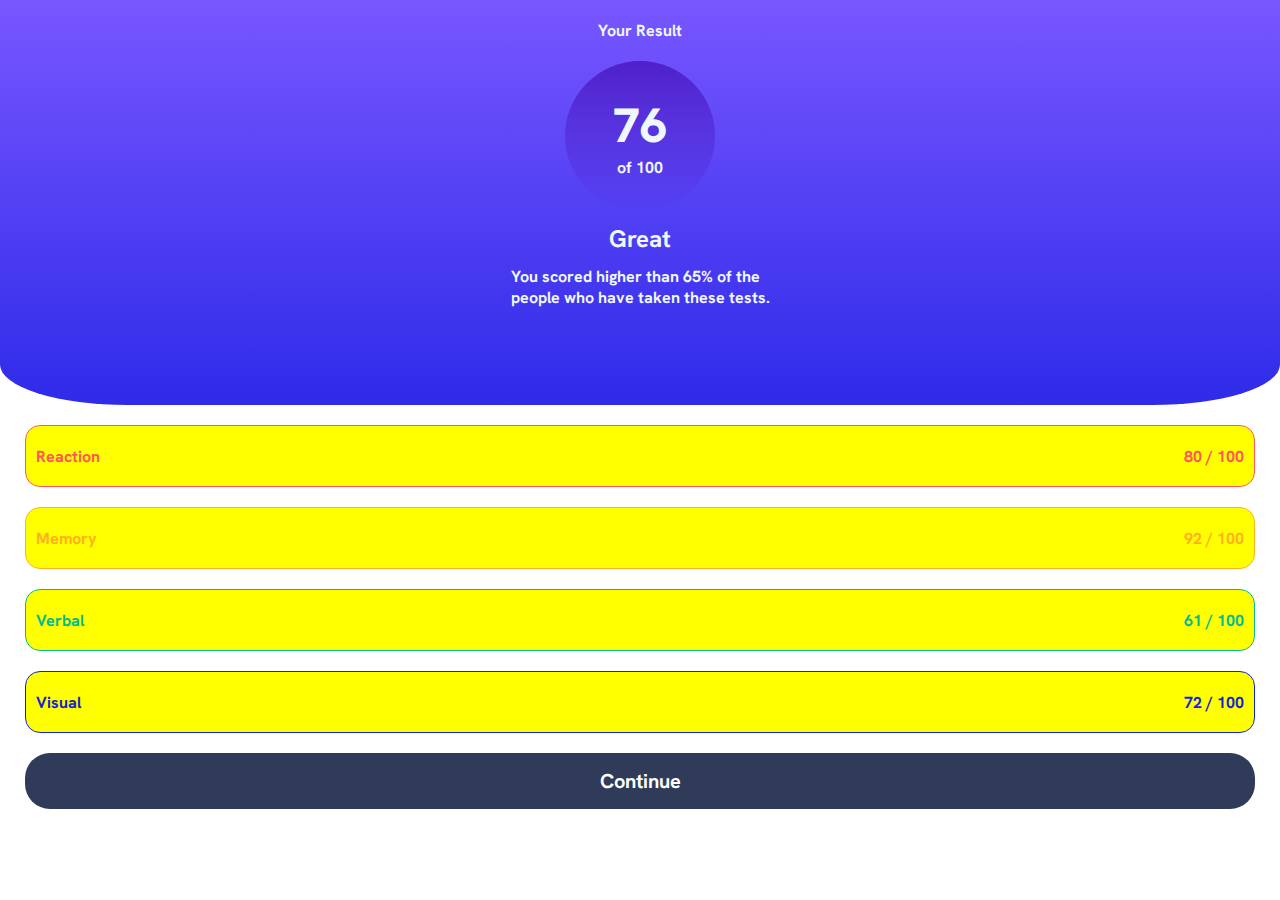
<file: Results-summary-component/index.html>
<!DOCTYPE html>
<html lang="en">
  <head>
    <meta charset="UTF-8" />
    <meta name="viewport" content="width=device-width, initial-scale=1.0" />
    <link rel="stylesheet" href="styles.css" />
    <!-- displays site properly based on user's device -->

    <link
      rel="icon"
      type="image/png"
      sizes="32x32"
      href="./assets/images/favicon-32x32.png"
    />

    <title>Frontend Mentor | Results summary component</title>

    </style>
  </head>
  <body>
    <div id="wrapper">
      <div id="result" class="card result">
        <div id="result-title">
          Your Result
        </div>
        <div class="circle">
          <div id="number">76</div>
          of 100
        </div>

        <div id="result-sub">Great</div>
        <div class="result-text">
          You scored higher than 65% of the <br />
          people who have taken these tests.
        </div>
      </div>

      <div id="summary">
        <div class="pill" style='color: #ff5757; background: '>
          <div class="sum-left">Reaction</div>
          <div class="sum-right">80 / 100</div>
        </div>

        <div class="pill" style='color: #ffb01f'> 
          <div class="sum-left">Memory</div>
          <div class="sum-right">92 / 100</div>
        </div>

        <div class="pill" style='color: #00bd91'>
          <div class="sum-left">Verbal</div>
          <div class="sum-right">61 / 100</div>
      </div>
        <div class="pill" style='color: #1125d4'>
          <div class="sum-left">Visual</div>
          <div class="sum-right">72 / 100</div>
        </div>

        <div class="btn">Continue</div>
      </div>
    </div>

    <!-- <div class="attribution">
      Challenge by
      <a href="https://www.frontendmentor.io?ref=challenge" target="_blank"
        >Frontend Mentor</a
      >. Coded by <a href="#">Your Name Here</a>.
    </div> -->
  </body>
</html>
</file>
<file: Results-summary-component/styles.css>
@import url('https://fonts.googleapis.com/css2?family=Hanken+Grotesk:wght@500;700;800&display=swap');

/* :root {
    --reaction
} */

body {
  color: aliceblue;
  font-family: 'Hanken Grotesk', sans-serif;
  margin: 0;
  font-weight: 700;
}

.btn {
  align-items: center;
  background: hsl(224, 30%, 27%);
  border-radius: 25px;
  color: hsl(0, 0%, 100%);
  display: flex;
  font-size: 1.25rem;
  height: 3.5rem;
  justify-content: center;
}

.circle {
  align-items: center;
  background: linear-gradient(
    to bottom,
    hsla(256, 72%, 46%, 1),
    hsla(241, 72%, 46%, 0)
  );
  border-radius: 50%;
  display: flex;
  flex-direction: column;
  height: 150px;
  justify-content: center;
  width: 150px;
}

#number {
  font-size: 3rem;
  font-weight: 800;
}

.pill {
  align-items: center;
  background: yellow;
  border: 1px solid;
  border-radius: 15px;
  display: flex;
  flex-direction: row;
  font-size: 1rem;
  height: 50px;
  justify-content: space-between;
  margin: 20px 0px;
  padding: 5px 10px;
}

#result {
  align-items: center;
  background: linear-gradient(
    to bottom,
    hsl(252, 100%, 67%),
    hsl(241, 81%, 54%)
  );
  border-radius: 0% 0% 10% 10%;
  display: flex;
  flex-direction: column;
  height: 45vh;
}

#result-title {
  margin: 20px;
}
#result-sub {
  font-size: 1.5rem;
  margin: 12px;
}

#summary {
  /* color: black; */
  font-size: 1.25rem;
  height: 100%;
  margin: 0px 25px;
}

#sum-title {
  margin: 20px 0px;
}

#wrapper {
  min-width: 320px;
}

.sample-heading {
  padding: 1em;
  border: 0.25em solid;
  position: relative;
}

.sample-heading::before,
.sample-heading::after {
  content: '';
  display: block;
  position: absolute;
  background: #fff;
}

.sample-heading::before {
  top: -0.3em;
  bottom: -0.3em;
  left: 1em;
  right: 1em;
}

.sample-heading::after {
  left: -0.3em;
  right: -0.3em;
  top: 1em;
  bottom: 1em;
}

.sample-heading .heading {
  position: relative;
  z-index: 1;
}
</file>
